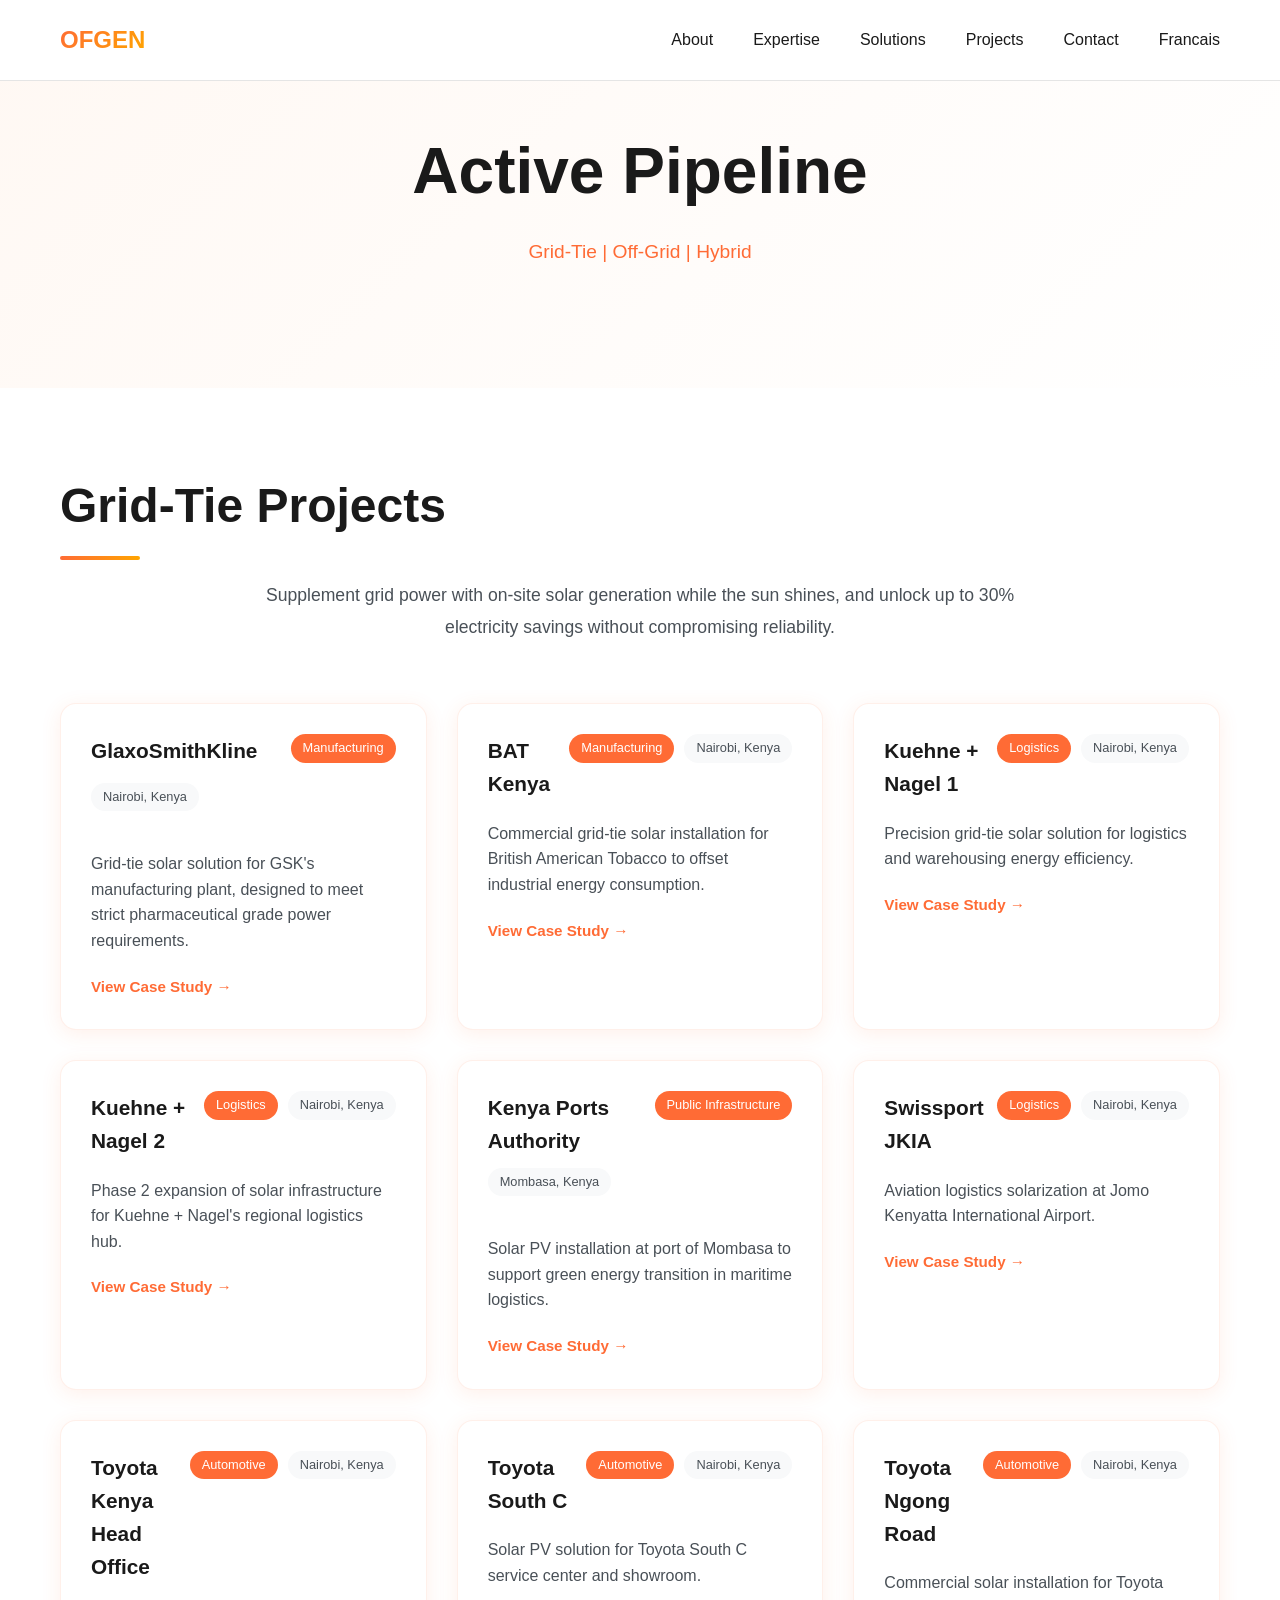
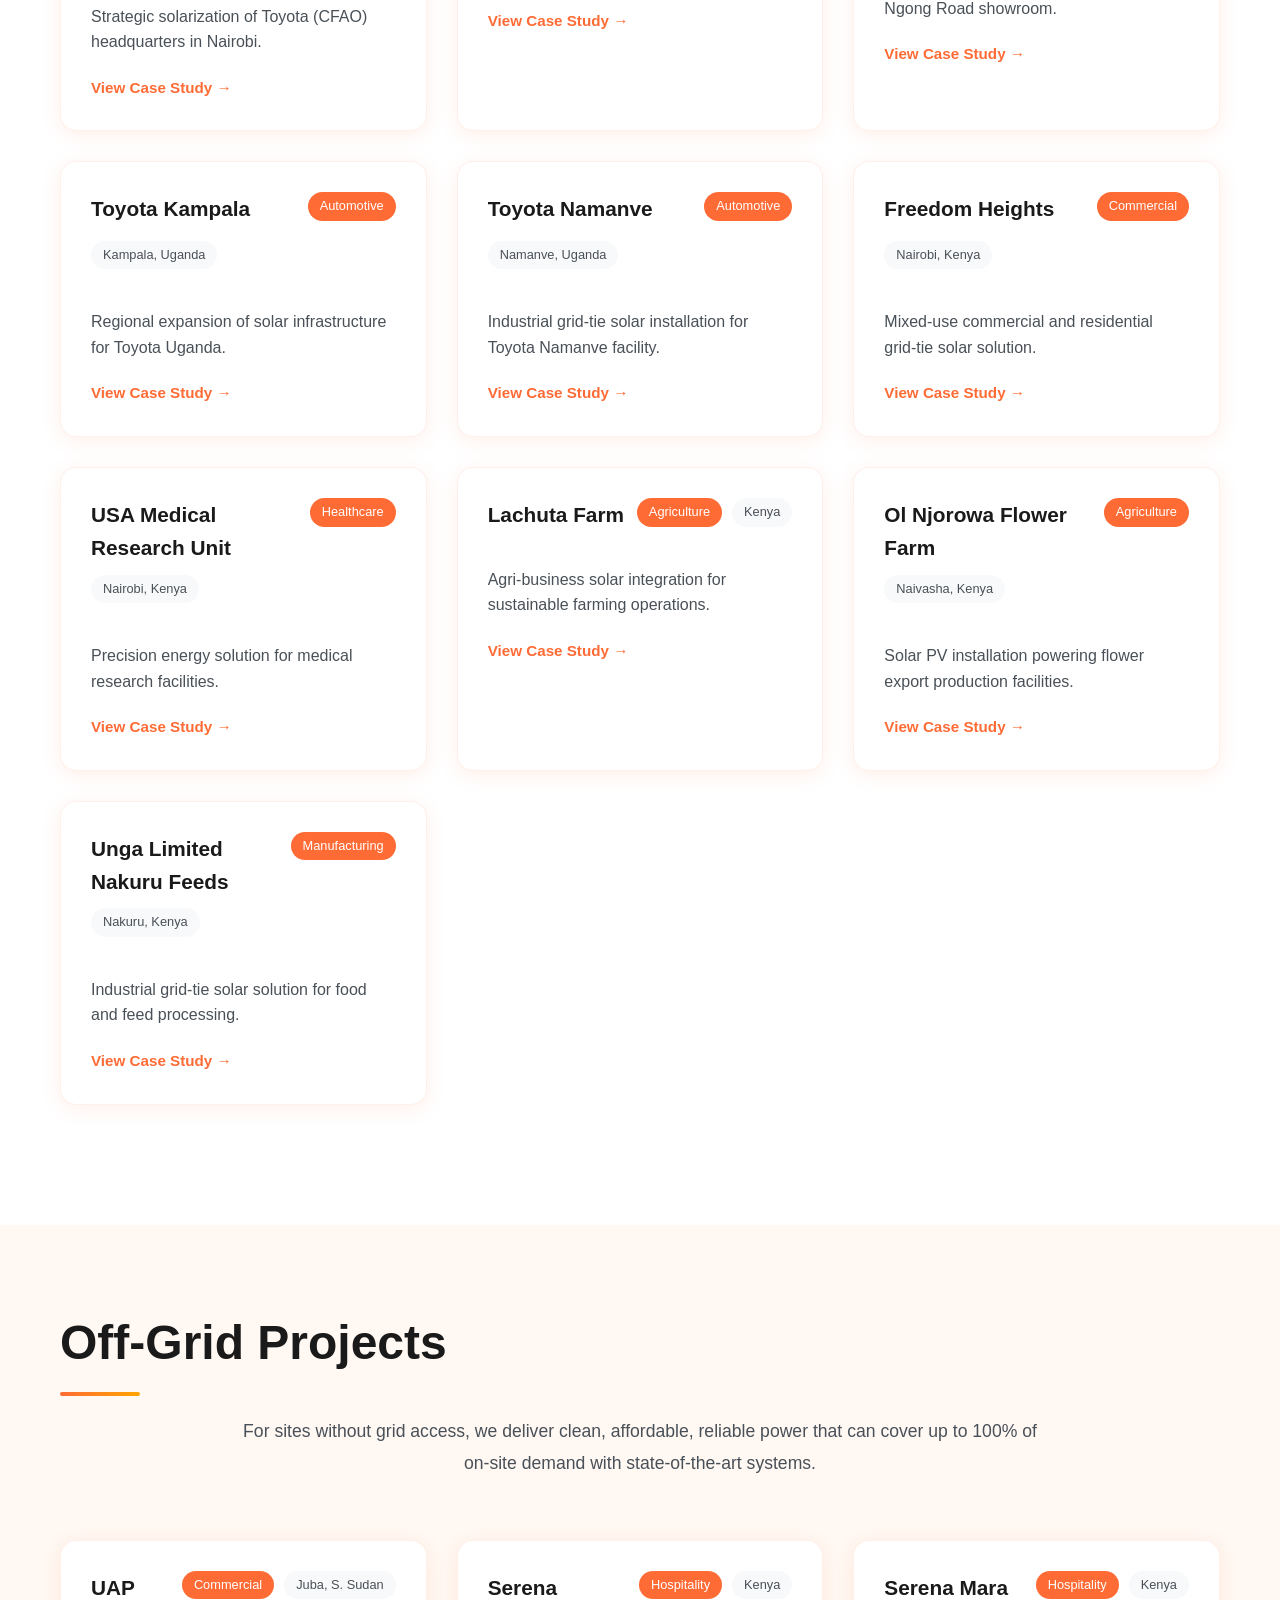
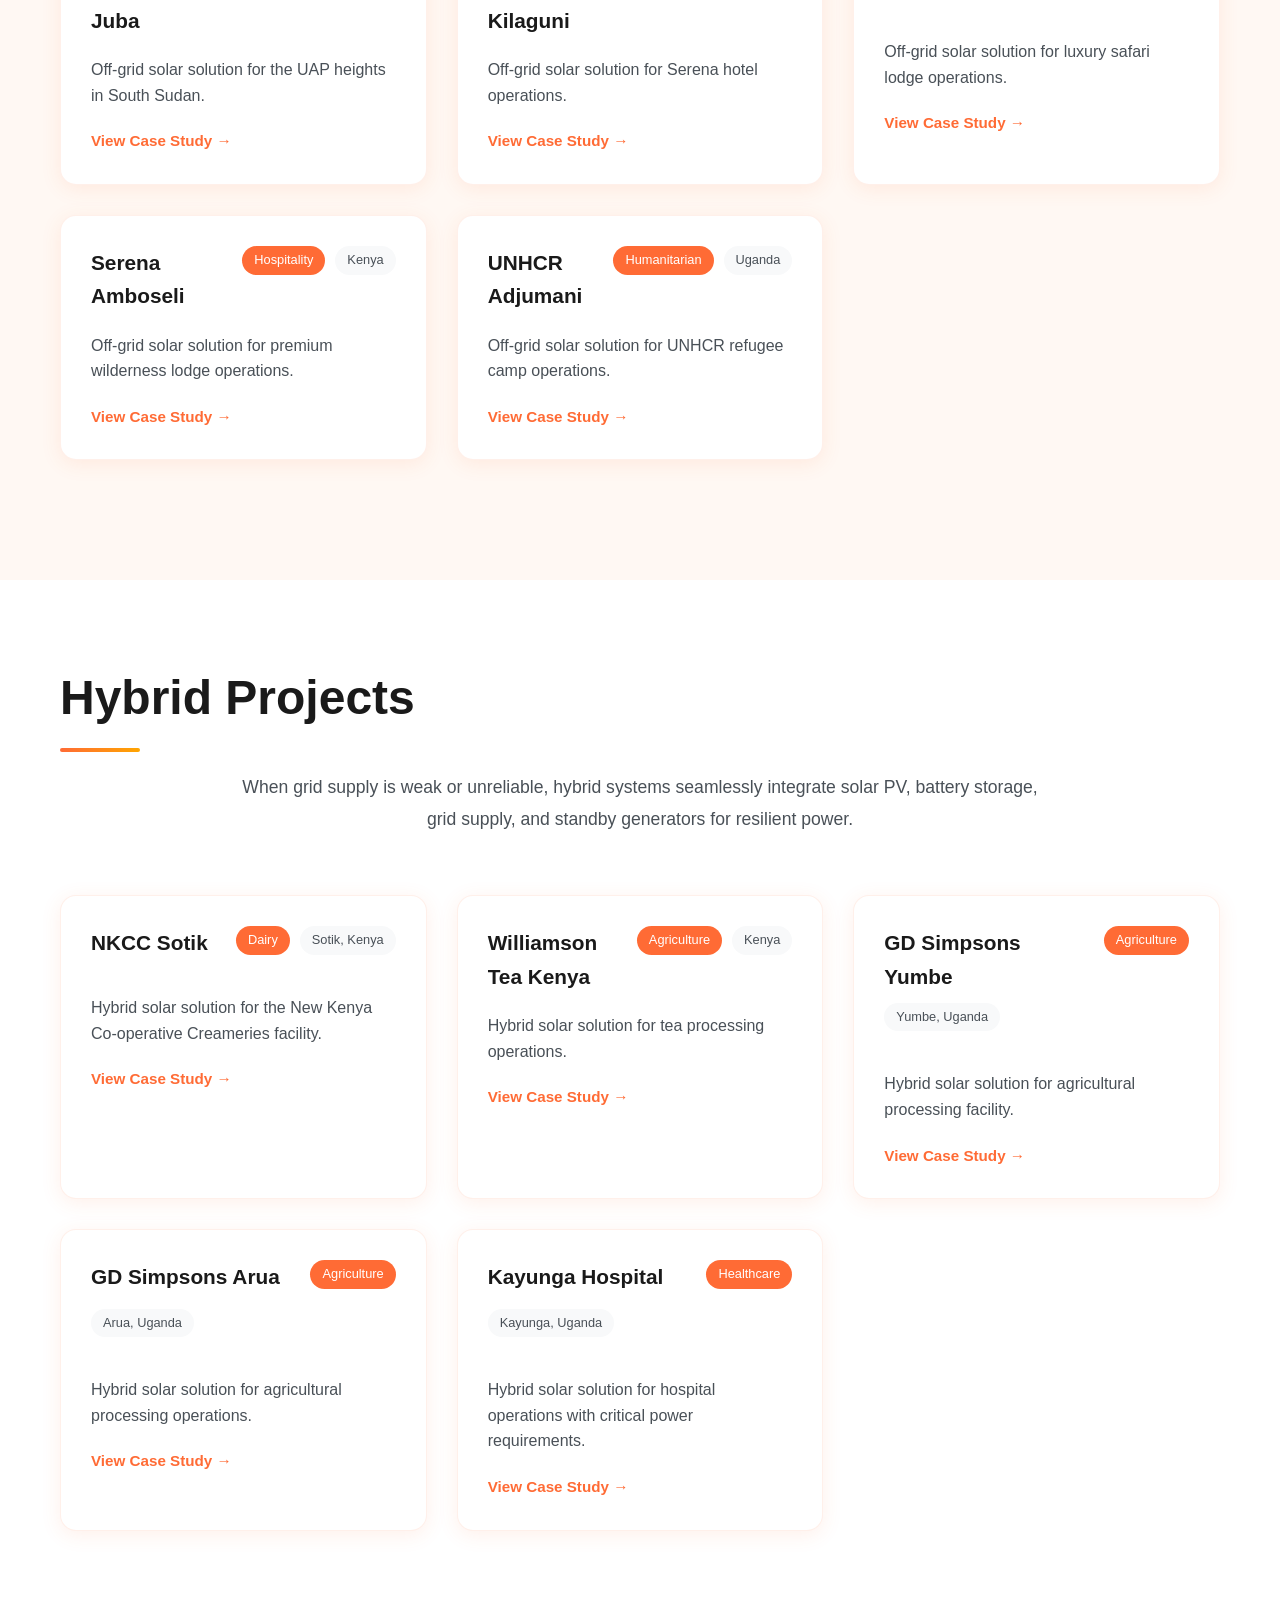
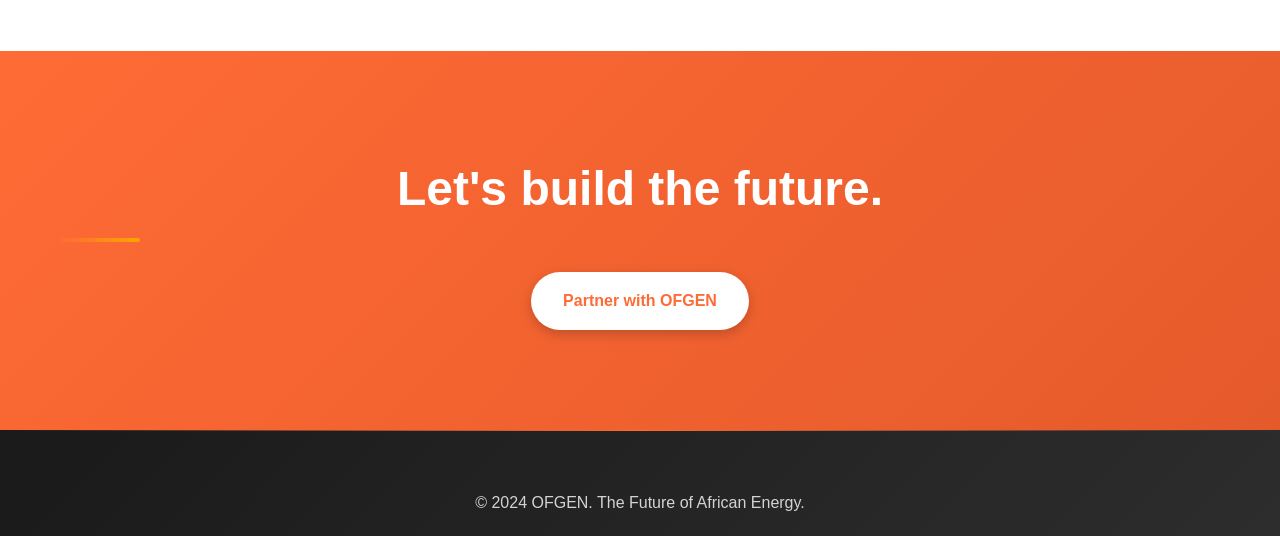
<file: projects.html>
<!DOCTYPE html>
<html lang="en">
<head>
    <meta charset="UTF-8">
    <meta name="viewport" content="width=device-width, initial-scale=1.0">
    <title>Portfolio | Energy Infrastructure</title>
    <link rel="stylesheet" href="styles.css">
</head>
<body>
    <!-- Navigation -->
  <nav class="navbar">
        <div class="nav-container">
            <div class="nav-logo">
                <a href="index.html">OFGEN</a>
            </div>
            <div class="nav-menu" id="navMenu">
                <a href="#about" class="nav-link">About</a>
                <a href="#expertise" class="nav-link">Expertise</a>
                <a href="#solutions" class="nav-link">Solutions</a>
                <a href="#projects" class="nav-link">Projects</a>
                <a href="#inquire" class="nav-link">Contact</a>
                <a href="#" class="nav-link" onclick="alert('French version coming soon!'); return false;">Francais</a>
            </div>
            <div class="nav-toggle" id="navToggle">
                <span></span>
                <span></span>
                <span></span>
            </div>
        </div>
    </nav>

    <!-- Projects Header -->
    <section class="projects-hero">
        <div class="container">
            <h1 class="page-title">Active Pipeline</h1>
            <p class="page-subtitle">Grid-Tie | Off-Grid | Hybrid</p>
        </div>
    </section>

    <!-- Grid-Tie Projects -->
    <section class="projects-section">
        <div class="container">
            <h2 class="section-title">Grid-Tie Projects</h2>
            <p class="section-description">Supplement grid power with on-site solar generation while the sun shines, and unlock up to 30% electricity savings without compromising reliability.</p>
            
            <div class="projects-grid">
                <div class="project-card">
                    <div class="project-header">
                        <h3>GlaxoSmithKline</h3>
                        <span class="project-category">Manufacturing</span>
                        <span class="project-location">Nairobi, Kenya</span>
                    </div>
                    <p>Grid-tie solar solution for GSK's manufacturing plant, designed to meet strict pharmaceutical grade power requirements.</p>
                    <a href="#" class="project-link">View Case Study →</a>
                </div>

                <div class="project-card">
                    <div class="project-header">
                        <h3>BAT Kenya</h3>
                        <span class="project-category">Manufacturing</span>
                        <span class="project-location">Nairobi, Kenya</span>
                    </div>
                    <p>Commercial grid-tie solar installation for British American Tobacco to offset industrial energy consumption.</p>
                    <a href="#" class="project-link">View Case Study →</a>
                </div>

                <div class="project-card">
                    <div class="project-header">
                        <h3>Kuehne + Nagel 1</h3>
                        <span class="project-category">Logistics</span>
                        <span class="project-location">Nairobi, Kenya</span>
                    </div>
                    <p>Precision grid-tie solar solution for logistics and warehousing energy efficiency.</p>
                    <a href="#" class="project-link">View Case Study →</a>
                </div>

                <div class="project-card">
                    <div class="project-header">
                        <h3>Kuehne + Nagel 2</h3>
                        <span class="project-category">Logistics</span>
                        <span class="project-location">Nairobi, Kenya</span>
                    </div>
                    <p>Phase 2 expansion of solar infrastructure for Kuehne + Nagel's regional logistics hub.</p>
                    <a href="#" class="project-link">View Case Study →</a>
                </div>

                <div class="project-card">
                    <div class="project-header">
                        <h3>Kenya Ports Authority</h3>
                        <span class="project-category">Public Infrastructure</span>
                        <span class="project-location">Mombasa, Kenya</span>
                    </div>
                    <p>Solar PV installation at port of Mombasa to support green energy transition in maritime logistics.</p>
                    <a href="#" class="project-link">View Case Study →</a>
                </div>

                <div class="project-card">
                    <div class="project-header">
                        <h3>Swissport JKIA</h3>
                        <span class="project-category">Logistics</span>
                        <span class="project-location">Nairobi, Kenya</span>
                    </div>
                    <p>Aviation logistics solarization at Jomo Kenyatta International Airport.</p>
                    <a href="#" class="project-link">View Case Study →</a>
                </div>

                <div class="project-card">
                    <div class="project-header">
                        <h3>Toyota Kenya Head Office</h3>
                        <span class="project-category">Automotive</span>
                        <span class="project-location">Nairobi, Kenya</span>
                    </div>
                    <p>Strategic solarization of Toyota (CFAO) headquarters in Nairobi.</p>
                    <a href="#" class="project-link">View Case Study →</a>
                </div>

                <div class="project-card">
                    <div class="project-header">
                        <h3>Toyota South C</h3>
                        <span class="project-category">Automotive</span>
                        <span class="project-location">Nairobi, Kenya</span>
                    </div>
                    <p>Solar PV solution for Toyota South C service center and showroom.</p>
                    <a href="#" class="project-link">View Case Study →</a>
                </div>

                <div class="project-card">
                    <div class="project-header">
                        <h3>Toyota Ngong Road</h3>
                        <span class="project-category">Automotive</span>
                        <span class="project-location">Nairobi, Kenya</span>
                    </div>
                    <p>Commercial solar installation for Toyota Ngong Road showroom.</p>
                    <a href="#" class="project-link">View Case Study →</a>
                </div>

                <div class="project-card">
                    <div class="project-header">
                        <h3>Toyota Kampala</h3>
                        <span class="project-category">Automotive</span>
                        <span class="project-location">Kampala, Uganda</span>
                    </div>
                    <p>Regional expansion of solar infrastructure for Toyota Uganda.</p>
                    <a href="#" class="project-link">View Case Study →</a>
                </div>

                <div class="project-card">
                    <div class="project-header">
                        <h3>Toyota Namanve</h3>
                        <span class="project-category">Automotive</span>
                        <span class="project-location">Namanve, Uganda</span>
                    </div>
                    <p>Industrial grid-tie solar installation for Toyota Namanve facility.</p>
                    <a href="#" class="project-link">View Case Study →</a>
                </div>

                <div class="project-card">
                    <div class="project-header">
                        <h3>Freedom Heights</h3>
                        <span class="project-category">Commercial</span>
                        <span class="project-location">Nairobi, Kenya</span>
                    </div>
                    <p>Mixed-use commercial and residential grid-tie solar solution.</p>
                    <a href="#" class="project-link">View Case Study →</a>
                </div>

                <div class="project-card">
                    <div class="project-header">
                        <h3>USA Medical Research Unit</h3>
                        <span class="project-category">Healthcare</span>
                        <span class="project-location">Nairobi, Kenya</span>
                    </div>
                    <p>Precision energy solution for medical research facilities.</p>
                    <a href="#" class="project-link">View Case Study →</a>
                </div>

                <div class="project-card">
                    <div class="project-header">
                        <h3>Lachuta Farm</h3>
                        <span class="project-category">Agriculture</span>
                        <span class="project-location">Kenya</span>
                    </div>
                    <p>Agri-business solar integration for sustainable farming operations.</p>
                    <a href="#" class="project-link">View Case Study →</a>
                </div>

                <div class="project-card">
                    <div class="project-header">
                        <h3>Ol Njorowa Flower Farm</h3>
                        <span class="project-category">Agriculture</span>
                        <span class="project-location">Naivasha, Kenya</span>
                    </div>
                    <p>Solar PV installation powering flower export production facilities.</p>
                    <a href="#" class="project-link">View Case Study →</a>
                </div>

                <div class="project-card">
                    <div class="project-header">
                        <h3>Unga Limited Nakuru Feeds</h3>
                        <span class="project-category">Manufacturing</span>
                        <span class="project-location">Nakuru, Kenya</span>
                    </div>
                    <p>Industrial grid-tie solar solution for food and feed processing.</p>
                    <a href="#" class="project-link">View Case Study →</a>
                </div>
            </div>
        </div>
    </section>

    <!-- Off-Grid Projects -->
    <section class="projects-section">
        <div class="container">
            <h2 class="section-title">Off-Grid Projects</h2>
            <p class="section-description">For sites without grid access, we deliver clean, affordable, reliable power that can cover up to 100% of on-site demand with state-of-the-art systems.</p>
            
            <div class="projects-grid">
                <div class="project-card">
                    <div class="project-header">
                        <h3>UAP Juba</h3>
                        <span class="project-category">Commercial</span>
                        <span class="project-location">Juba, S. Sudan</span>
                    </div>
                    <p>Off-grid solar solution for the UAP heights in South Sudan.</p>
                    <a href="#" class="project-link">View Case Study →</a>
                </div>

                <div class="project-card">
                    <div class="project-header">
                        <h3>Serena Kilaguni</h3>
                        <span class="project-category">Hospitality</span>
                        <span class="project-location">Kenya</span>
                    </div>
                    <p>Off-grid solar solution for Serena hotel operations.</p>
                    <a href="#" class="project-link">View Case Study →</a>
                </div>

                <div class="project-card">
                    <div class="project-header">
                        <h3>Serena Mara</h3>
                        <span class="project-category">Hospitality</span>
                        <span class="project-location">Kenya</span>
                    </div>
                    <p>Off-grid solar solution for luxury safari lodge operations.</p>
                    <a href="#" class="project-link">View Case Study →</a>
                </div>

                <div class="project-card">
                    <div class="project-header">
                        <h3>Serena Amboseli</h3>
                        <span class="project-category">Hospitality</span>
                        <span class="project-location">Kenya</span>
                    </div>
                    <p>Off-grid solar solution for premium wilderness lodge operations.</p>
                    <a href="#" class="project-link">View Case Study →</a>
                </div>

                <div class="project-card">
                    <div class="project-header">
                        <h3>UNHCR Adjumani</h3>
                        <span class="project-category">Humanitarian</span>
                        <span class="project-location">Uganda</span>
                    </div>
                    <p>Off-grid solar solution for UNHCR refugee camp operations.</p>
                    <a href="#" class="project-link">View Case Study →</a>
                </div>
            </div>
        </div>
    </section>

    <!-- Hybrid Projects -->
    <section class="projects-section">
        <div class="container">
            <h2 class="section-title">Hybrid Projects</h2>
            <p class="section-description">When grid supply is weak or unreliable, hybrid systems seamlessly integrate solar PV, battery storage, grid supply, and standby generators for resilient power.</p>
            
            <div class="projects-grid">
                <div class="project-card">
                    <div class="project-header">
                        <h3>NKCC Sotik</h3>
                        <span class="project-category">Dairy</span>
                        <span class="project-location">Sotik, Kenya</span>
                    </div>
                    <p>Hybrid solar solution for the New Kenya Co-operative Creameries facility.</p>
                    <a href="#" class="project-link">View Case Study →</a>
                </div>

                <div class="project-card">
                    <div class="project-header">
                        <h3>Williamson Tea Kenya</h3>
                        <span class="project-category">Agriculture</span>
                        <span class="project-location">Kenya</span>
                    </div>
                    <p>Hybrid solar solution for tea processing operations.</p>
                    <a href="#" class="project-link">View Case Study →</a>
                </div>

                <div class="project-card">
                    <div class="project-header">
                        <h3>GD Simpsons Yumbe</h3>
                        <span class="project-category">Agriculture</span>
                        <span class="project-location">Yumbe, Uganda</span>
                    </div>
                    <p>Hybrid solar solution for agricultural processing facility.</p>
                    <a href="#" class="project-link">View Case Study →</a>
                </div>

                <div class="project-card">
                    <div class="project-header">
                        <h3>GD Simpsons Arua</h3>
                        <span class="project-category">Agriculture</span>
                        <span class="project-location">Arua, Uganda</span>
                    </div>
                    <p>Hybrid solar solution for agricultural processing operations.</p>
                    <a href="#" class="project-link">View Case Study →</a>
                </div>

                <div class="project-card">
                    <div class="project-header">
                        <h3>Kayunga Hospital</h3>
                        <span class="project-category">Healthcare</span>
                        <span class="project-location">Kayunga, Uganda</span>
                    </div>
                    <p>Hybrid solar solution for hospital operations with critical power requirements.</p>
                    <a href="#" class="project-link">View Case Study →</a>
                </div>
            </div>
        </div>
    </section>

    <!-- CTA Section -->
    <section class="cta-section">
        <div class="container">
            <h2 class="section-title">Let's build the future.</h2>
            <a href="index.html#inquire" class="cta-button">Partner with OFGEN</a>
        </div>
    </section>

    <!-- Footer -->
    <footer class="footer">
        <div class="container">
            <p>&copy; 2024 OFGEN. The Future of African Energy.</p>
        </div>
    </footer>

    <script src="script.js"></script>
</body>
</html>
</file>
<file: styles.css>
/* CSS Variables for Orange Theme */
:root {
    --primary-color: #ff6b35;
    --primary-dark: #e55a2b;
    --primary-light: #ff8c5a;
    --accent-color: #ffa500;
    --text-dark: #1a1a1a;
    --text-medium: #495057;
    --text-light: #6c757d;
    --bg-light: #fff8f3;
    --bg-white: #ffffff;
    --bg-gray: #f8f9fa;
    --border-color: rgba(255, 107, 53, 0.1);
}

/* Reset and Base Styles */
* {
    margin: 0;
    padding: 0;
    box-sizing: border-box;
}

body {
    font-family: 'Inter', -apple-system, BlinkMacSystemFont, 'Segoe UI', Roboto, sans-serif;
    line-height: 1.6;
    color: var(--text-dark);
    background-color: var(--bg-white);
}

.container {
    max-width: 1200px;
    margin: 0 auto;
    padding: 0 20px;
}

/* Navigation */
.navbar {
    position: fixed;
    top: 0;
    width: 100%;
    background: rgba(255, 255, 255, 0.95);
    backdrop-filter: blur(10px);
    z-index: 1000;
    border-bottom: 1px solid rgba(0, 0, 0, 0.1);
}

.nav-container {
    max-width: 1200px;
    margin: 0 auto;
    padding: 0 20px;
    display: flex;
    justify-content: space-between;
    align-items: center;
    height: 80px;
}

.nav-logo a {
    font-size: 24px;
    font-weight: 700;
    color: var(--primary-color);
    text-decoration: none;
    background: linear-gradient(135deg, var(--primary-color), var(--accent-color));
    -webkit-background-clip: text;
    -webkit-text-fill-color: transparent;
    background-clip: text;
}

.nav-menu {
    display: flex;
    gap: 40px;
    align-items: center;
}

.nav-link {
    color: var(--text-dark);
    text-decoration: none;
    font-weight: 500;
    transition: color 0.3s ease;
    position: relative;
}

.nav-link:hover {
    color: var(--primary-color);
}

.nav-link::after {
    content: '';
    position: absolute;
    bottom: -5px;
    left: 0;
    width: 0;
    height: 2px;
    background: var(--primary-color);
    transition: width 0.3s ease;
}

.nav-link:hover::after {
    width: 100%;
}

.nav-toggle {
    display: none;
    flex-direction: column;
    cursor: pointer;
}

.nav-toggle span {
    width: 25px;
    height: 3px;
    background: var(--primary-color);
    margin: 3px 0;
    transition: 0.3s;
}

/* Hero Section */
.hero {
    margin-top: 80px;
    min-height: 100vh;
    display: flex;
    align-items: center;
    background: linear-gradient(135deg, var(--bg-light) 0%, #fff0e6 100%);
    position: relative;
    overflow: hidden;
}

.hero::before {
    content: '';
    position: absolute;
    top: 0;
    left: 0;
    right: 0;
    bottom: 0;
    background: url('data:image/svg+xml,<svg xmlns="http://www.w3.org/2000/svg" viewBox="0 0 100 100"><defs><pattern id="grid" width="10" height="10" patternUnits="userSpaceOnUse"><path d="M 10 0 L 0 0 0 10" fill="none" stroke="rgba(255,107,53,0.1)" stroke-width="0.5"/></pattern></defs><rect width="100" height="100" fill="url(%23grid)"/></svg>');
    opacity: 0.3;
}

.hero-container {
    max-width: 1200px;
    margin: 0 auto;
    padding: 0 20px;
    position: relative;
    z-index: 1;
}

.hero-content {
    max-width: 800px;
}

.hero-title {
    font-size: clamp(2.5rem, 5vw, 4rem);
    font-weight: 700;
    line-height: 1.1;
    margin-bottom: 30px;
    color: var(--text-dark);
    background: linear-gradient(135deg, var(--primary-color), var(--primary-dark));
    -webkit-background-clip: text;
    -webkit-text-fill-color: transparent;
    background-clip: text;
}

.hero-subtitle {
    font-size: 1.25rem;
    font-weight: 400;
    line-height: 1.6;
    margin-bottom: 40px;
    color: #6c757d;
}

.hero-cta {
    display: inline-block;
    padding: 16px 32px;
    background: linear-gradient(135deg, var(--primary-color), var(--primary-dark));
    color: white;
    text-decoration: none;
    font-weight: 600;
    border-radius: 50px;
    transition: all 0.3s ease;
    box-shadow: 0 4px 12px rgba(255, 107, 53, 0.3);
    position: relative;
    overflow: hidden;
}

.hero-cta:hover {
    transform: translateY(-2px);
    box-shadow: 0 8px 24px rgba(255, 107, 53, 0.4);
}

/* About Section */
.about {
    padding: 100px 0;
    background: #ffffff;
}

.section-title {
    font-size: clamp(2rem, 4vw, 3rem);
    font-weight: 700;
    margin-bottom: 20px;
    color: var(--text-dark);
    position: relative;
    padding-bottom: 15px;
}

.section-title::after {
    content: '';
    position: absolute;
    bottom: 0;
    left: 0;
    width: 80px;
    height: 4px;
    background: linear-gradient(90deg, var(--primary-color), var(--accent-color));
    border-radius: 2px;
}

.section-subtitle {
    font-size: 1.25rem;
    color: #6c757d;
    margin-bottom: 60px;
}

.about-content {
    display: grid;
    grid-template-columns: 1fr 1fr;
    gap: 60px;
    align-items: start;
}

.about-text p {
    font-size: 1.1rem;
    line-height: 1.8;
    color: #495057;
    margin-bottom: 20px;
}

.about-stats {
    display: grid;
    grid-template-columns: 1fr 1fr;
    gap: 40px;
}

.stat h3 {
    font-size: 1.1rem;
    font-weight: 600;
    margin-bottom: 8px;
    color: var(--primary-color);
}

.stat p {
    color: #6c757d;
    font-size: 0.95rem;
}

/* Vision & Values Section */
.vision-values {
    padding: 100px 0;
    background: #f8f9fa;
}

.vision-section,
.footprint-section,
.strategy-section {
    margin-bottom: 60px;
}

.vision-section h3,
.footprint-section h3,
.strategy-section h3 {
    font-size: 1.5rem;
    font-weight: 600;
    margin-bottom: 20px;
    color: var(--primary-color);
}

.vision-section p,
.footprint-section p,
.strategy-section p {
    font-size: 1.1rem;
    line-height: 1.8;
    color: #495057;
}

.values-section h3 {
    font-size: 1.5rem;
    font-weight: 600;
    margin-bottom: 40px;
    color: var(--text-dark);
}

.values-grid {
    display: grid;
    grid-template-columns: repeat(auto-fit, minmax(300px, 1fr));
    gap: 30px;
}

.value-card {
    background: white;
    padding: 30px;
    border-radius: 16px;
    box-shadow: 0 4px 20px rgba(255, 107, 53, 0.1);
    border: 1px solid var(--border-color);
    transition: all 0.3s ease;
    position: relative;
    overflow: hidden;
}

.value-card:hover {
    transform: translateY(-8px);
    box-shadow: 0 12px 40px rgba(255, 107, 53, 0.2);
    border-color: var(--primary-color);
}

.value-card h4 {
    font-size: 1.2rem;
    font-weight: 600;
    margin-bottom: 15px;
    color: var(--primary-color);
}

.value-card p {
    color: #495057;
    line-height: 1.6;
}

/* Capabilities Section */
.capabilities {
    padding: 100px 0;
    background: #ffffff;
}

.capabilities-grid {
    display: grid;
    grid-template-columns: repeat(auto-fit, minmax(350px, 1fr));
    gap: 40px;
}

.capability-card {
    background: var(--bg-light);
    padding: 40px;
    border-radius: 16px;
    border-left: 4px solid var(--primary-color);
    box-shadow: 0 4px 20px rgba(255, 107, 53, 0.1);
    transition: all 0.3s ease;
    position: relative;
    overflow: hidden;
}

.capability-card h3 {
    font-size: 1.5rem;
    font-weight: 600;
    margin-bottom: 20px;
    color: var(--primary-color);
}

.capability-card p {
    font-size: 1.1rem;
    line-height: 1.6;
    color: #495057;
    margin-bottom: 25px;
}

.capability-card ul {
    list-style: none;
}

.capability-card li {
    position: relative;
    padding-left: 20px;
    margin-bottom: 12px;
    color: #495057;
}

.capability-card li::before {
    content: '•';
    position: absolute;
    left: 0;
    color: var(--primary-color);
    font-weight: bold;
}

.capability-card:hover {
    transform: translateY(-5px);
    box-shadow: 0 12px 40px rgba(255, 107, 53, 0.2);
    border-left-width: 6px;
}

/* Team Section */
.team {
    padding: 100px 0;
    background: #f8f9fa;
}

.team-grid {
    display: grid;
    grid-template-columns: 2fr -2fr;
    gap: 60px;
}

.team-section {
    margin-bottom: 40px;
}

.team-section h3 {
    margin-bottom: 20px;
    color: var(--primary-color);
    font-size: 1.3rem;
    font-weight: 600;
}

.team-section .section-title {
    margin-bottom: 30px;
}

.team-members {
    display: grid;
    grid-template-columns: repeat(2, 1fr); /* 🔥 THIS is what you were missing */
    gap: 20px;
}
.team-member {
    background: white;
    border-radius: 16px;
    box-shadow: 0 4px 20px rgba(255, 107, 53, 0.1);
    border: 1px solid var(--border-color);
    transition: all 0.3s ease;
    position: relative;
    overflow: hidden;
    display: flex;
    align-items: center;
    gap: 30px;
    padding: 30px;
}

.team-member::before {
    content: '';
    position: absolute;
    top: 0;
    left: 0;
    width: 4px;
    height: 100%;
    background: linear-gradient(180deg, var(--primary-color), var(--accent-color));
    transform: scaleY(0);
    transition: transform 0.3s ease;
}

.team-member:hover::before {
    transform: scaleY(1);
}

.team-member:hover {
    transform: translateY(-5px);
    box-shadow: 0 12px 40px rgba(255, 107, 53, 0.2);
}

.team-member-image {
    flex-shrink: 0;
    width: 120px;
    height: 120px;
    border-radius: 50%;
    overflow: hidden;
    border: 3px solid var(--border-color);
    transition: all 0.3s ease;
    box-shadow: 0 4px 15px rgba(255, 107, 53, 0.15);
}

.team-member-image img {
    width: 100%;
    height: 100%;
    object-fit: cover;
    transition: transform 0.3s ease;
}

.team-member:hover .team-member-image {
    border-color: var(--primary-color);
    transform: scale(1.05);
}

.team-member:hover .team-member-image img {
    transform: scale(1.1);
}

.team-member-content {
    flex: 1;
}

.team-member h4 {
    font-size: 1.2rem;
    font-weight: 600;
    margin-bottom: 8px;
    color: var(--text-dark);
}

.team-member p {
    color: var(--primary-color);
    font-size: 1rem;
    font-weight: 500;
}

/* Projects Section */
.projects {
    padding: 100px 0;
    background: #ffffff;
}

.view-all-projects {
    display: inline-block;
    margin-bottom: 60px;
    color: var(--primary-color);
    text-decoration: none;
    font-weight: 600;
    transition: color 0.3s ease;
    position: relative;
}

.view-all-projects:hover {
    color: var(--primary-dark);
}

.projects-grid {
    display: grid;
    grid-template-columns: repeat(auto-fit, minmax(350px, 1fr));
    gap: 40px;
}

.project-card {
    background: var(--bg-light);
    padding: 30px;
    border-radius: 16px;
    transition: all 0.3s ease;
    box-shadow: 0 4px 20px rgba(255, 107, 53, 0.1);
    border: 1px solid var(--border-color);
}

.project-card:hover {
    transform: translateY(-8px);
    box-shadow: 0 12px 40px rgba(255, 107, 53, 0.2);
    border-color: var(--primary-color);
}

.project-category {
    display: inline-block;
    padding: 6px 12px;
    background: linear-gradient(135deg, var(--primary-color), var(--primary-dark));
    color: white;
    font-size: 0.85rem;
    font-weight: 500;
    border-radius: 20px;
    margin-bottom: 10px;
}

.project-location {
    color: #6c757d;
    font-size: 0.9rem;
    margin-bottom: 20px;
}

.project-title {
    font-size: 1.3rem;
    font-weight: 600;
    margin-bottom: 15px;
    color: #1a1a1a;
}

.project-description {
    color: #495057;
    line-height: 1.6;
    margin-bottom: 20px;
}

.project-link {
    color: var(--primary-color);
    text-decoration: none;
    font-weight: 600;
    transition: color 0.3s ease;
}

.project-link:hover {
    color: var(--primary-dark);
}

/* Contact Section */
.contact {
    padding: 100px 0;
    background: var(--bg-light);
}

.contact-subtitle {
    font-size: 1.25rem;
    color: #6c757d;
    margin-bottom: 60px;
}

.contact-content {
    display: grid;
    grid-template-columns: 2fr 1fr;
    gap: 60px;
}

.contact-info {
    display: grid;
    grid-template-columns: repeat(auto-fit, minmax(250px, 1fr));
    gap: 40px;
}

.contact-item h3 {
    font-size: 1.2rem;
    font-weight: 600;
    margin-bottom: 15px;
    color: #1a1a1a;
}

.contact-item p {
    color: #495057;
    line-height: 1.6;
}

.contact-email {
    grid-column: span 2;
}

.contact-email a {
    font-size: 1.5rem;
    font-weight: 600;
    color: var(--primary-color);
    text-decoration: none;
    transition: color 0.3s ease;
}

.contact-email a:hover {
    color: var(--primary-dark);
}

.contact-links {
    display: grid;
    gap: 40px;
}

.link-section h4 {
    font-size: 1.1rem;
    font-weight: 600;
    margin-bottom: 20px;
    color: #1a1a1a;
}

.link-section ul {
    list-style: none;
}

.link-section li {
    margin-bottom: 12px;
}

.link-section a {
    color: #495057;
    text-decoration: none;
    transition: color 0.3s ease;
}

.link-section a:hover {
    color: var(--primary-color);
}

/* Footer */
.footer {
    background: #1a1a1a;
    color: white;
    padding: 40px 0;
    text-align: center;
}

.footer p {
    opacity: 0.8;
}

/* Enhanced Visual Elements */
.hero::after {
    content: '';
    position: absolute;
    top: 50%;
    right: 10%;
    width: 300px;
    height: 300px;
    background: radial-gradient(circle, rgba(255, 107, 53, 0.1) 0%, transparent 70%);
    border-radius: 50%;
    animation: float 6s ease-in-out infinite;
}

@keyframes float {
    0%, 100% { transform: translateY(0px); }
    50% { transform: translateY(-20px); }
}

/* Enhanced Button Styles */
.hero-cta::before {
    content: '';
    position: absolute;
    top: 0;
    left: -100%;
    width: 100%;
    height: 100%;
    background: linear-gradient(90deg, transparent, rgba(255, 255, 255, 0.2), transparent);
    transition: left 0.5s ease;
}

.hero-cta:hover::before {
    left: 100%;
}

/* Solutions Section */
.solutions {
    padding: 100px 0;
    background: var(--bg-white);
}

.solutions-grid {
    display: grid;
    grid-template-columns: repeat(auto-fit, minmax(350px, 1fr));
    gap: 40px;
}

.solution-card {
    background: var(--bg-light);
    padding: 40px;
    border-radius: 16px;
    box-shadow: 0 4px 20px rgba(255, 107, 53, 0.1);
    border: 1px solid var(--border-color);
    transition: all 0.3s ease;
    position: relative;
    overflow: hidden;
    text-align: center;
}

.solution-card:hover {
    transform: translateY(-8px);
    box-shadow: 0 12px 40px rgba(255, 107, 53, 0.2);
    border-color: var(--primary-color);
}

.solution-card::before {
    content: '';
    position: absolute;
    top: 0;
    left: 0;
    right: 0;
    height: 3px;
    background: linear-gradient(90deg, var(--primary-color), var(--accent-color));
    transform: scaleX(0);
    transition: transform 0.3s ease;
}

.solution-card:hover::before {
    transform: scaleX(1);
}

.solution-icon {
    font-size: 3rem;
    margin-bottom: 20px;
    display: block;
}

.solution-card h3 {
    font-size: 1.5rem;
    font-weight: 600;
    margin-bottom: 15px;
    color: var(--primary-color);
}

.solution-card p {
    color: var(--text-medium);
    line-height: 1.6;
    margin-bottom: 25px;
}

.solution-card ul {
    list-style: none;
    text-align: left;
}

.solution-card li {
    position: relative;
    padding-left: 20px;
    margin-bottom: 12px;
    color: var(--text-medium);
}

.solution-card li::before {
    content: '•';
    position: absolute;
    left: 0;
    color: var(--primary-color);
    font-weight: bold;
}

/* Enhanced Card Animations */
.value-card::before,
.project-card::before,
.capability-card::before {
    content: '';
    position: absolute;
    top: 0;
    left: 0;
    right: 0;
    height: 3px;
    background: linear-gradient(90deg, var(--primary-color), var(--accent-color));
    transform: scaleX(0);
    transition: transform 0.3s ease;
}

.value-card:hover::before,
.project-card:hover::before,
.capability-card:hover::before {
    transform: scaleX(1);
}

/* Enhanced Section Backgrounds */
.vision-values {
    padding: 100px 0;
    background: linear-gradient(135deg, var(--bg-white) 0%, var(--bg-light) 100%);
    position: relative;
}

.vision-values::before {
    content: '';
    position: absolute;
    top: -50px;
    right: -100px;
    width: 400px;
    height: 400px;
    background: radial-gradient(circle, rgba(255, 107, 53, 0.05) 0%, transparent 70%);
    border-radius: 50%;
}

/* Enhanced Typography */
.section-title {
    font-size: clamp(2rem, 4vw, 3rem);
    font-weight: 700;
    margin-bottom: 20px;
    color: var(--text-dark);
    position: relative;
    padding-bottom: 15px;
}

.section-title::after {
    content: '';
    position: absolute;
    bottom: 0;
    left: 0;
    width: 80px;
    height: 4px;
    background: linear-gradient(90deg, var(--primary-color), var(--accent-color));
    border-radius: 2px;
    animation: slideIn 0.8s ease;
}

@keyframes slideIn {
    from { width: 0; }
    to { width: 80px; }
}

/* Enhanced Stats */
.stat {
    text-align: center;
    padding: 20px;
    border-radius: 12px;
    background: var(--bg-white);
    box-shadow: 0 2px 10px rgba(255, 107, 53, 0.1);
    transition: all 0.3s ease;
}

.stat:hover {
    transform: translateY(-5px);
    box-shadow: 0 8px 25px rgba(255, 107, 53, 0.15);
}

.stat h3 {
    font-size: 1.1rem;
    font-weight: 600;
    margin-bottom: 8px;
    color: var(--primary-color);
    position: relative;
}

.stat h3::after {
    content: '';
    position: absolute;
    bottom: -5px;
    left: 50%;
    transform: translateX(-50%);
    width: 30px;
    height: 2px;
    background: var(--primary-color);
    opacity: 0.5;
}

/* Enhanced Team Cards */
.footer-content {
    display: grid;
    grid-template-columns: 1fr;
    gap: 30px;
    text-align: center;
}

.footer-social {
    display: flex;
    justify-content: center;
    gap: 15px;
}

.team-member {
    flex-direction: column;
    text-align: center;
    padding: 25px;
    gap: 20px;
}

.team-member-image {
    width: 100px;
    height: 100px;
}

.team-member-content {
    text-align: center;
}

.team-member h4 {
    font-size: 1.1rem;
}

.team-member p {
    font-size: 0.9rem;
}

/* Enhanced Contact Section */
.contact-item {
    background: white;
    padding: 30px;
    border-radius: 12px;
    box-shadow: 0 4px 20px rgba(255, 107, 53, 0.1);
    border: 1px solid var(--border-color);
    transition: all 0.3s ease;
}

.contact-item:hover {
    transform: translateY(-5px);
    box-shadow: 0 12px 40px rgba(255, 107, 53, 0.2);
    border-color: var(--primary-color);
}

.contact-item h3 {
    font-size: 1.2rem;
    font-weight: 600;
    margin-bottom: 15px;
    color: var(--primary-color);
    position: relative;
}

.contact-item h3::after {
    content: '';
    position: absolute;
    bottom: -8px;
    left: 0;
    width: 40px;
    height: 2px;
    background: var(--primary-color);
    opacity: 0.3;
}

/* Projects Page Styles */
.projects-hero {
    padding: 120px 0 80px;
    background: linear-gradient(135deg, var(--bg-light) 0%, var(--bg-white) 100%);
    text-align: center;
}

.page-title {
    font-size: clamp(2.5rem, 5vw, 4rem);
    font-weight: 700;
    color: var(--text-dark);
    margin-bottom: 15px;
    position: relative;
}

.page-subtitle {
    font-size: 1.2rem;
    color: var(--primary-color);
    font-weight: 500;
    margin-bottom: 40px;
}

.projects-section {
    padding: 80px 0;
    background: var(--bg-white);
}

.projects-section:nth-child(even) {
    background: var(--bg-light);
}

.section-description {
    text-align: center;
    max-width: 800px;
    margin: 0 auto 60px;
    font-size: 1.1rem;
    line-height: 1.8;
    color: var(--text-medium);
}

.projects-grid {
    display: grid;
    grid-template-columns: repeat(auto-fit, minmax(350px, 1fr));
    gap: 30px;
    margin-bottom: 40px;
}

.project-card {
    background: white;
    border-radius: 16px;
    padding: 30px;
    box-shadow: 0 4px 20px rgba(255, 107, 53, 0.1);
    border: 1px solid var(--border-color);
    transition: all 0.3s ease;
    position: relative;
    overflow: hidden;
}

.project-card::before {
    content: '';
    position: absolute;
    top: 0;
    left: 0;
    right: 0;
    height: 3px;
    background: linear-gradient(90deg, var(--primary-color), var(--accent-color));
    transform: scaleX(0);
    transition: transform 0.3s ease;
}

.project-card:hover::before {
    transform: scaleX(1);
}

.project-card:hover {
    transform: translateY(-8px);
    box-shadow: 0 12px 40px rgba(255, 107, 53, 0.2);
    border-color: var(--primary-color);
}

.project-header {
    display: flex;
    justify-content: space-between;
    align-items: flex-start;
    margin-bottom: 20px;
    flex-wrap: wrap;
    gap: 10px;
}

.project-header h3 {
    font-size: 1.3rem;
    font-weight: 600;
    color: var(--text-dark);
    margin: 0;
    flex: 1;
}

.project-category {
    background: var(--primary-color);
    color: white;
    padding: 4px 12px;
    border-radius: 20px;
    font-size: 0.8rem;
    font-weight: 500;
    display: inline-block;
}

.project-location {
    background: var(--bg-gray);
    color: var(--text-medium);
    padding: 4px 12px;
    border-radius: 20px;
    font-size: 0.8rem;
    font-weight: 500;
    display: inline-block;
}

.project-card p {
    color: var(--text-medium);
    line-height: 1.6;
    margin-bottom: 20px;
    flex: 1;
}

.project-link {
    color: var(--primary-color);
    text-decoration: none;
    font-weight: 600;
    font-size: 0.95rem;
    transition: color 0.3s ease;
    display: inline-flex;
    align-items: center;
}

.project-link:hover {
    color: var(--primary-dark);
}

.cta-section {
    padding: 100px 0;
    background: linear-gradient(135deg, var(--primary-color), var(--primary-dark));
    text-align: center;
    color: white;
}

.cta-section .section-title {
    color: white;
    margin-bottom: 30px;
}

.cta-button {
    display: inline-block;
    padding: 16px 32px;
    background: white;
    color: var(--primary-color);
    text-decoration: none;
    font-weight: 600;
    border-radius: 50px;
    transition: all 0.3s ease;
    box-shadow: 0 4px 12px rgba(0, 0, 0, 0.2);
}

.cta-button:hover {
    transform: translateY(-2px);
    box-shadow: 0 8px 24px rgba(0, 0, 0, 0.3);
}

/* Responsive Design for Projects */
@media (max-width: 768px) {
    .projects-hero {
        padding: 80px 0 60px;
    }
    
    .projects-grid {
        grid-template-columns: 1fr;
        gap: 20px;
    }
    
    .project-header {
        flex-direction: column;
        align-items: flex-start;
        gap: 10px;
    }
    
    .project-header h3 {
        font-size: 1.1rem;
    }
    
    .projects-section {
        padding: 60px 0;
    }
    
    .section-description {
        font-size: 1rem;
        margin-bottom: 40px;
    }
}
.footer {
    background: linear-gradient(135deg, #1a1a1a 0%, #2d2d2d 100%);
    color: white;
    padding: 60px 0 20px;
    position: relative;
    overflow: hidden;
}

.footer::before {
    content: '';
    position: absolute;
    top: 0;
    left: 0;
    right: 0;
    height: 1px;
    background: linear-gradient(90deg, transparent, var(--primary-color), transparent);
}

.footer-content {
    display: grid;
    grid-template-columns: repeat(auto-fit, minmax(250px, 1fr));
    gap: 40px;
    margin-bottom: 40px;
}

.footer-section h3,
.footer-section h4 {
    color: var(--primary-color);
    margin-bottom: 20px;
    font-size: 1.2rem;
    font-weight: 600;
}

.footer-section p {
    color: rgba(255, 255, 255, 0.8);
    line-height: 1.6;
    margin-bottom: 20px;
}

.footer-section ul {
    list-style: none;
}

.footer-section li {
    margin-bottom: 12px;
}

.footer-section a {
    color: rgba(255, 255, 255, 0.8);
    text-decoration: none;
    transition: color 0.3s ease;
}

.footer-section a:hover {
    color: var(--primary-color);
}

.footer-social {
    display: flex;
    gap: 15px;
}

.footer-social a {
    display: inline-block;
    width: 40px;
    height: 40px;
    background: rgba(255, 255, 255, 0.1);
    border-radius: 50%;
    text-align: center;
    line-height: 40px;
    color: white;
    transition: all 0.3s ease;
    border: 1px solid rgba(255, 107, 53, 0.3);
}

.footer-social a:hover {
    background: var(--primary-color);
    transform: translateY(-2px);
    border-color: var(--primary-color);
}

.footer-bottom {
    border-top: 1px solid rgba(255, 255, 255, 0.1);
    padding-top: 20px;
    text-align: center;
}

.footer-bottom p {
    color: rgba(255, 255, 255, 0.6);
    font-size: 0.9rem;
}

/* Responsive Design */
@media (max-width: 768px) {
    .nav-menu {
        display: none;
        position: fixed;
        top: 80px;
        left: 0;
        right: 0;
        background: white;
        flex-direction: column;
        padding: 20px;
        box-shadow: 0 2px 10px rgba(0, 0, 0, 0.1);
    }

    .nav-menu.active {
        display: flex;
    }

    .nav-toggle {
        display: flex;
    }

    .nav-toggle.active span:nth-child(1) {
        transform: rotate(-45deg) translate(-5px, 6px);
    }

    .nav-toggle.active span:nth-child(2) {
        opacity: 0;
    }

    .nav-toggle.active span:nth-child(3) {
        transform: rotate(45deg) translate(-5px, -6px);
    }

    .about-content {
        grid-template-columns: 1fr;
        gap: 40px;
    }

    .about-stats {
        grid-template-columns: 1fr;
        gap: 30px;
    }

    .team-grid {
        grid-template-columns: 1fr;
        gap: 40px;
    }

    .contact-content {
        grid-template-columns: 1fr;
        gap: 40px;
    }

    .contact-email {
        grid-column: span 1;
    }

    .hero-title {
        font-size: 2.5rem;
    }

    .hero-subtitle {
        font-size: 1.1rem;
    }
}

@media (max-width: 480px) {
    .container {
        padding: 0 15px;
    }

    .hero {
        padding: 40px 0;
    }

    .section-title {
        font-size: 2rem;
    }

    .capabilities-grid,
    .projects-grid,
    .values-grid {
        grid-template-columns: 1fr;
    }

    .capability-card,
    .project-card,
    .value-card {
        padding: 25px;
    }
}
</file>
